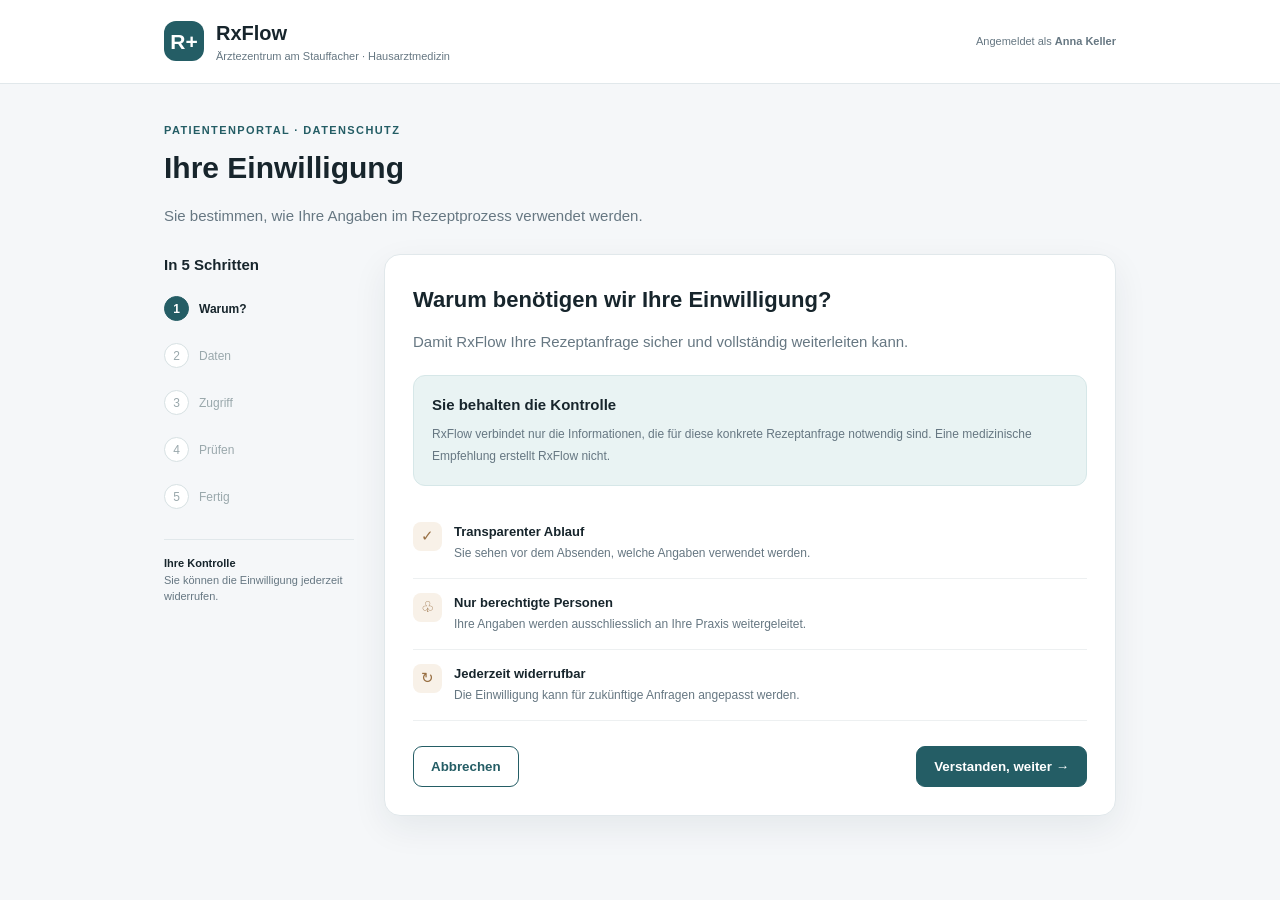
<file: consent-flow.html>
<!doctype html><html lang="de"><head><meta charset="utf-8"><meta name="viewport" content="width=device-width,initial-scale=1"><title>RxFlow – Einwilligungsablauf</title><style>:root{--bg:#f5f7f9;--ink:#17252c;--sub:#667782;--line:#e1e8eb;--blue:#245d65;--soft:#e9f3f3;--ok:#247454;--okbg:#edf8f1}*{box-sizing:border-box}body{margin:0;background:var(--bg);color:var(--ink);font:15px/1.5 Arial,sans-serif}header{background:#fff;border-bottom:1px solid var(--line)}.head,main{max-width:1000px;margin:auto}.head{padding:18px 24px;display:flex;justify-content:space-between;align-items:center}.brand{display:flex;gap:12px;align-items:center}.mark{width:40px;height:40px;border-radius:12px;background:var(--blue);color:#fff;display:grid;place-items:center;font-size:21px;font-weight:bold}.brand b{font-size:20px}.brand small,.top{color:var(--sub);font-size:11px;display:block}main{padding:38px 24px}.eyebrow{color:var(--blue);font-size:11px;letter-spacing:1.4px;text-transform:uppercase;font-weight:bold}.intro h1{font-size:30px;margin:7px 0}.intro p,.lead{color:var(--sub)}.flow{display:grid;grid-template-columns:190px 1fr;gap:30px;margin-top:26px}.steps{display:flex;flex-direction:column;gap:22px;margin-top:20px}.step{color:#9aa8ac;font-size:12px;display:flex;gap:10px;align-items:center}.step i{font-style:normal;border:1px solid #d7e1e3;border-radius:50%;width:25px;height:25px;display:grid;place-items:center;background:#fff}.step.active,.step.done{color:var(--ink);font-weight:bold}.step.active i,.step.done i{background:var(--blue);border-color:var(--blue);color:#fff}.privacy{border-top:1px solid var(--line);margin-top:30px;padding-top:15px;color:var(--sub);font-size:11px}.privacy b{display:block;color:var(--ink)}.card{background:#fff;border:1px solid var(--line);border-radius:16px;padding:28px;box-shadow:0 12px 35px #13283412}.screen{display:none}.screen.active{display:block}.screen h2{font-size:22px;margin:0 0 8px}.hero{background:var(--soft);border:1px solid #d6e7e8;border-radius:12px;padding:18px;margin:22px 0}.hero b{display:block;margin-bottom:5px}.hero span,.item span,.choice p,.access small{color:var(--sub);font-size:12px}.item{display:flex;gap:12px;padding:14px 0;border-bottom:1px solid #edf0f1}.icon{width:29px;height:29px;border-radius:8px;background:#f8f1e8;color:#997044;display:grid;place-items:center;flex-shrink:0}.item b,.choice b,.access b{display:block;font-size:13px}.actions{display:flex;justify-content:space-between;gap:10px;margin-top:25px}.btn,.back{border-radius:9px;padding:12px 17px;border:1px solid var(--blue);font-weight:bold;cursor:pointer}.btn{background:var(--blue);color:#fff}.back{background:#fff;color:var(--blue)}.choice,.access{display:flex;justify-content:space-between;align-items:center;gap:12px;border:1px solid var(--line);border-radius:10px;padding:14px;margin:10px 0}.toggle{width:38px;height:22px;border:0;border-radius:20px;background:#ccd7d9;position:relative}.toggle:after{content:"";position:absolute;left:3px;top:3px;width:16px;height:16px;border-radius:50%;background:#fff}.toggle.on{background:var(--blue)}.toggle.on:after{left:19px}.choice p{margin:3px 0}.tag{background:var(--okbg);color:var(--ok);border-radius:6px;padding:4px 7px;font-size:10px;font-weight:bold}.review{border:1px solid var(--line);border-radius:10px;overflow:hidden;margin-top:18px}.review strong{display:block;background:var(--soft);padding:12px;font-size:12px}.review div{display:flex;justify-content:space-between;gap:15px;padding:11px 12px;border-top:1px solid var(--line);font-size:12px}.review span{color:var(--sub);text-align:right}.consent{background:var(--soft);border:1px solid #cadfe0;border-radius:10px;margin-top:16px;padding:13px;font-size:12px}.consent input{accent-color:var(--blue)}.success{text-align:center}.successmark{margin:5px auto 15px;width:60px;height:60px;border-radius:50%;background:var(--okbg);color:var(--ok);display:grid;place-items:center;font-size:32px}.audit{text-align:left;max-width:420px;margin:22px auto}.audit div{padding:10px 0;border-bottom:1px solid var(--line);font-size:12px}.audit small{display:block;color:var(--sub)}@media(max-width:700px){main{padding:26px 16px}.head{padding:15px 16px}.top{display:none}.flow{display:block}.steps{flex-direction:row;justify-content:space-between}.step{display:block;text-align:center;font-size:10px}.step i{margin:auto}.privacy{display:none}.card{padding:20px}.actions{flex-direction:column-reverse}.btn,.back{width:100%}.review div{display:block}.review span{display:block;text-align:left;margin-top:3px}}</style></head><body><header><div class="head"><div class="brand"><div class="mark">R+</div><div><b>RxFlow</b><small>Ärztezentrum am Stauffacher · Hausarztmedizin</small></div></div><div class="top">Angemeldet als <b>Anna Keller</b></div></div></header><main><div class="intro"><div class="eyebrow">Patientenportal · Datenschutz</div><h1>Ihre Einwilligung</h1><p>Sie bestimmen, wie Ihre Angaben im Rezeptprozess verwendet werden.</p></div><div class="flow"><aside><b>In 5 Schritten</b><div class="steps"><div class="step active"><i>1</i>Warum?</div><div class="step"><i>2</i>Daten</div><div class="step"><i>3</i>Zugriff</div><div class="step"><i>4</i>Prüfen</div><div class="step"><i>5</i>Fertig</div></div><div class="privacy"><b>Ihre Kontrolle</b>Sie können die Einwilligung jederzeit widerrufen.</div></aside><section class="card"><div class="screen active"><h2>Warum benötigen wir Ihre Einwilligung?</h2><p class="lead">Damit RxFlow Ihre Rezeptanfrage sicher und vollständig weiterleiten kann.</p><div class="hero"><b>Sie behalten die Kontrolle</b><span>RxFlow verbindet nur die Informationen, die für diese konkrete Rezeptanfrage notwendig sind. Eine medizinische Empfehlung erstellt RxFlow nicht.</span></div><div class="item"><div class="icon">✓</div><div><b>Transparenter Ablauf</b><span>Sie sehen vor dem Absenden, welche Angaben verwendet werden.</span></div></div><div class="item"><div class="icon">♧</div><div><b>Nur berechtigte Personen</b><span>Ihre Angaben werden ausschliesslich an Ihre Praxis weitergeleitet.</span></div></div><div class="item"><div class="icon">↻</div><div><b>Jederzeit widerrufbar</b><span>Die Einwilligung kann für zukünftige Anfragen angepasst werden.</span></div></div><div class="actions"><button class="back" data-reset>Abbrechen</button><button class="btn" data-next>Verstanden, weiter →</button></div></div><div class="screen"><h2>Welche Angaben dürfen verwendet werden?</h2><p class="lead">Notwendige Angaben sind vorausgewählt. Optionale Angaben können Sie ausschalten.</p><div class="choice"><div><b>Medikament und Dosierung</b><p>Für die eindeutige Zuordnung der Anfrage.<br><small>ERFORDERLICH</small></p></div><button class="toggle on" disabled></button></div><div class="choice"><div><b>Neue Symptome</b><p>Freiwillige Angabe für die ärztliche Prüfung.</p></div><button class="toggle on" data-toggle></button></div><div class="choice"><div><b>Externe Arztberichte</b><p>Nur bei zwischenzeitlicher Behandlung.</p></div><button class="toggle on" data-toggle></button></div><div class="actions"><button class="back" data-back>← Zurück</button><button class="btn" data-next>Weiter →</button></div></div><div class="screen"><h2>Wer darf Ihre Angaben sehen?</h2><p class="lead">Die Zugriffsrechte sind auf am Prozess beteiligte Personen beschränkt.</p><div class="access"><div><b>Medizinische Praxisassistent:innen</b><small>Koordination, Berichte und Zustellung</small></div><span class="tag">Vorgesehen</span></div><div class="access"><div><b>Ärztin oder Arzt Ihrer Praxis</b><small>Medizinische Prüfung und Freigabe</small></div><span class="tag">Erforderlich</span></div><div class="access"><div><b>Ausgewählte Apotheke</b><small>Nur bei direkter Rezeptzustellung</small></div><span class="tag">Optional</span></div><div class="hero"><b>Keine Weitergabe zu Werbezwecken.</b><span>RxFlow nutzt Ihre Daten nur für die Rezeptanfrage und aktivierte Zwecke.</span></div><div class="actions"><button class="back" data-back>← Zurück</button><button class="btn" data-next>Weiter →</button></div></div><div class="screen"><h2>Ihre Auswahl im Überblick</h2><p class="lead">Bitte prüfen Sie Ihre Einwilligung vor der Bestätigung.</p><div class="review"><strong>EINWILLIGUNG FÜR REZEPTANFRAGE</strong><div><b>Verwendungszweck</b><span>Bearbeitung der Rezeptanfrage</span></div><div><b>Angaben</b><span>Medikament · Symptome · Arztberichte</span></div><div><b>Zugriff</b><span>MPA · Ärztliche Praxis</span></div><div><b>Gültigkeit</b><span>Bis zum Widerruf</span></div></div><label class="consent"><input type="checkbox" id="agree"> Ich habe die Datenschutzerklärung gelesen und willige in die beschriebene Bearbeitung meiner Angaben ein.</label><div class="actions"><button class="back" data-back>← Zurück</button><button class="btn" id="confirm" disabled>Einwilligung bestätigen</button></div></div><div class="screen success"><div class="successmark">✓</div><h2>Einwilligung gespeichert</h2><p class="lead">Ihre Auswahl wurde sicher protokolliert. Sie können jetzt mit der Rezeptanfrage fortfahren.</p><div class="audit"><div><b>Einwilligung erteilt</b><small>Heute, 10:42 · Version 1.2</small></div><div><b>Gültig für</b><small>Rezeptanfrage und medizinische Prüfung</small></div><div><b>Ihre Kontrolle</b><small>Widerruf jederzeit im Profil möglich</small></div></div><button class="btn" data-reset>Zur Rezeptanfrage</button></div></section></div></main><script>const screens=[...document.querySelectorAll('.screen')],steps=[...document.querySelectorAll('.step')];let n=0;function show(i){n=Math.max(0,Math.min(4,i));screens.forEach((s,j)=>s.classList.toggle('active',j===n));steps.forEach((s,j)=>{s.classList.toggle('active',j===n);s.classList.toggle('done',j<n)});document.querySelector('#confirm')?.toggleAttribute('disabled',!document.querySelector('#agree')?.checked)}document.querySelectorAll('[data-next]').forEach(b=>b.onclick=()=>show(n+1));document.querySelectorAll('[data-back]').forEach(b=>b.onclick=()=>show(n-1));document.querySelectorAll('[data-reset]').forEach(b=>b.onclick=()=>show(0));document.querySelectorAll('[data-toggle]').forEach(b=>b.onclick=()=>b.classList.toggle('on'));document.querySelector('#agree').onchange=e=>document.querySelector('#confirm').disabled=!e.target.checked;document.querySelector('#confirm').onclick=()=>show(4);</script></body></html>
</file>
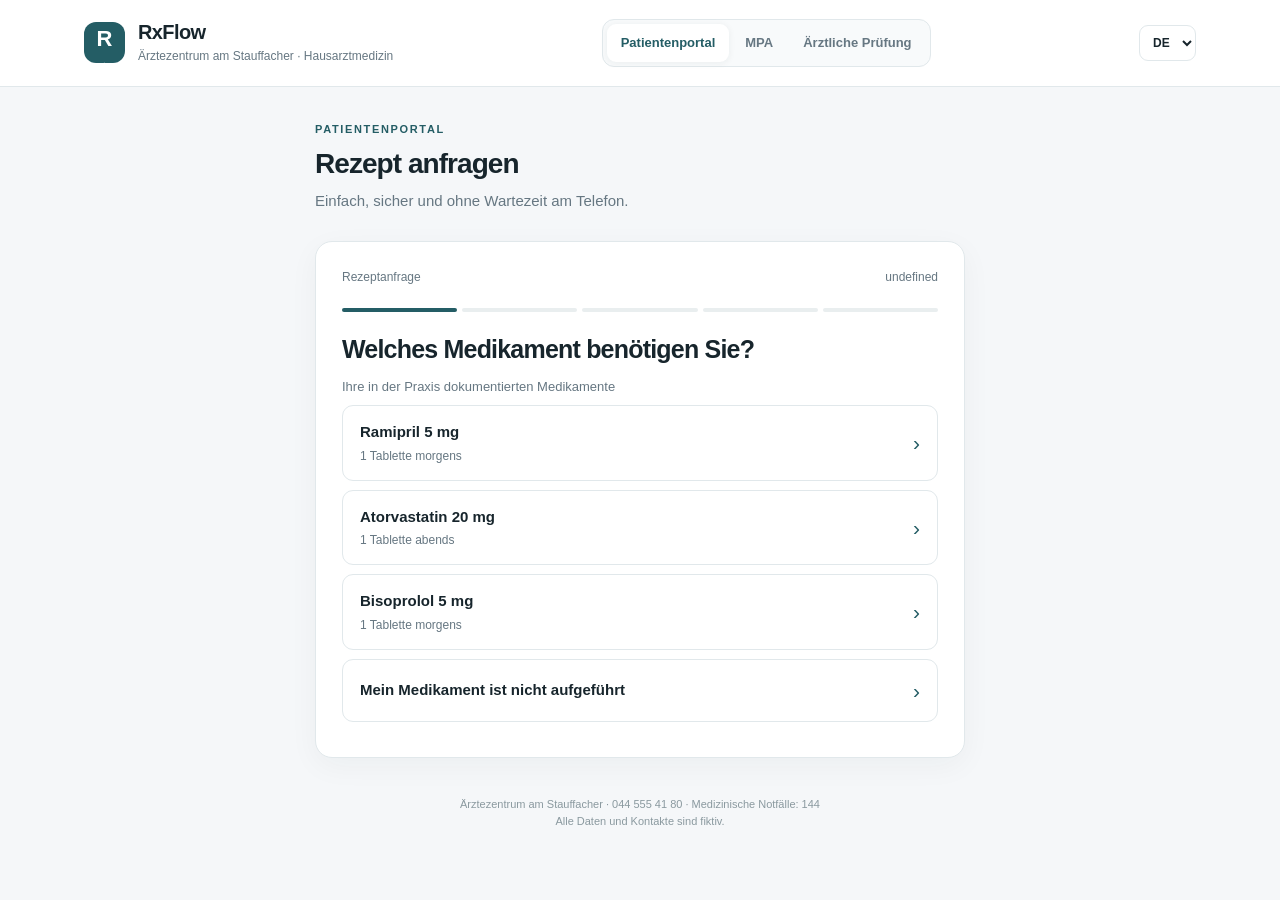
<file: Demo_RxFlow_Aerztezentrum_Stauffacher.html>
<!doctype html><html lang="de-CH"><head><meta charset="utf-8"><meta name="viewport" content="width=device-width,initial-scale=1"><title>RxFlow · Ärztezentrum am Stauffacher</title><style>
:root{--bg:#f5f7f9;--paper:#fff;--ink:#17252c;--sub:#667782;--line:#e1e8eb;--blue:#245d65;--blue2:#e9f3f3;--ok:#247454;--okbg:#edf8f1;--amber:#9e641b;--amberbg:#fff7e9;--red:#ae4645;--redbg:#fff0ef;--shadow:0 8px 30px rgba(19,40,52,.045)}*{box-sizing:border-box}body{margin:0;background:var(--bg);font:15px/1.5 Inter,-apple-system,BlinkMacSystemFont,"Segoe UI",Arial,sans-serif;color:var(--ink)}button,input,textarea,select{font:inherit}button{cursor:pointer}button:disabled{cursor:not-allowed;opacity:.45}header{background:white;border-bottom:1px solid var(--line)}.head{max-width:1160px;margin:auto;display:flex;align-items:center;justify-content:space-between;padding:19px 24px;gap:16px}.brand{display:flex;gap:13px;align-items:center}.mark{background:var(--blue);width:41px;height:41px;border-radius:12px;color:white;display:grid;place-items:center;font-size:22px;font-weight:700}.brandname{font-size:20px;font-weight:780;letter-spacing:-.6px;line-height:1.1}.brandnote{color:var(--sub);font-size:12px;margin-top:4px}.nav{display:flex;border:1px solid var(--line);background:#f8fafb;padding:4px;border-radius:12px;gap:2px}.nav button{border:0;background:transparent;padding:9px 14px;color:var(--sub);border-radius:9px;font-weight:650;font-size:13px}.nav button.active{background:white;color:var(--blue);box-shadow:0 1px 7px #1c323310}main{max-width:1160px;margin:auto;padding:34px 24px 70px}.intro{display:flex;justify-content:space-between;align-items:flex-end;gap:20px;margin-bottom:23px}.eyebrow{text-transform:uppercase;letter-spacing:1.65px;font-size:11px;font-weight:780;color:var(--blue)}h1{font-size:28px;letter-spacing:-.95px;margin:6px 0 3px;font-weight:780}h2{font-size:21px;letter-spacing:-.5px;margin:0}h3{font-size:15px;margin:0 0 14px}p{margin:5px 0;color:var(--sub)}.small{font-size:12px;color:var(--sub)}.panel{background:var(--paper);border:1px solid var(--line);border-radius:17px;box-shadow:var(--shadow)}.pad{padding:26px}.patient{max-width:650px;margin:0 auto}.stephead{display:flex;justify-content:space-between;align-items:center;margin-bottom:22px;font-size:12px;color:var(--sub)}.progress{display:flex;gap:5px;margin-top:11px}.progress span{height:4px;background:#e9eeef;border-radius:20px;flex:1}.progress span.done{background:var(--blue)}.question{font-size:25px;letter-spacing:-.8px;line-height:1.24;font-weight:750;margin:22px 0 12px}.opt{width:100%;background:white;border:1px solid var(--line);border-radius:11px;padding:15px 17px;display:flex;justify-content:space-between;align-items:center;text-align:left;margin:9px 0;color:var(--ink);transition:.15s}.opt:hover,.opt.selected{border-color:#76a4a7;background:#f2f8f8}.opt .muted{color:var(--sub);display:block;font-size:12px;margin-top:3px}.symbol{color:var(--blue);font-size:21px}.actions{display:flex;justify-content:space-between;gap:10px;margin-top:24px}.btn{border:1px solid transparent;border-radius:10px;background:var(--blue);color:white;font-weight:680;padding:12px 18px;min-height:43px}.btn:hover{filter:brightness(.96)}.btn.ghost{background:#fff;color:var(--blue);border-color:var(--line)}.btn.success{background:var(--ok)}.btn.danger{background:var(--red)}.btn.tiny{padding:8px 12px;min-height:32px;font-size:12px}.hint{font-size:13px;color:var(--sub);margin-top:7px}.field{display:block;font-size:12px;font-weight:720;margin:13px 0 6px}.inp{width:100%;border:1px solid #d5e0e3;border-radius:9px;padding:12px 13px;outline:none;background:#fff}.inp:focus{border-color:#48858a;box-shadow:0 0 0 3px #48858a19}textarea.inp{min-height:100px;resize:vertical}.notice{border-radius:11px;padding:15px 17px;background:#f1f5f6;border:1px solid #e5ecee;margin-top:17px;font-size:13px}.notice.warn{background:var(--amberbg);border-color:#f1dfc6;color:#77501e}.notice.good{background:var(--okbg);border-color:#d6e9dd;color:#18593f}.notice.danger{background:var(--redbg);border-color:#f0d0ce;color:#843632}.two{display:grid;grid-template-columns:1fr 1fr;gap:15px}.four{display:grid;grid-template-columns:1fr 1fr;gap:14px}.stat{background:white;border:1px solid var(--line);border-radius:13px;padding:20px;min-height:195px}.stat h3{display:flex;align-items:center;gap:9px;margin:0 0 15px}.ico{width:27px;height:27px;border-radius:8px;background:var(--blue2);color:var(--blue);display:grid;place-items:center;font-size:15px}.line{display:flex;justify-content:space-between;align-items:flex-start;gap:10px;padding:8px 0;border-bottom:1px solid #edf0f1;font-size:13px}.line:last-child{border:0}.labrow{display:grid;grid-template-columns:minmax(0,1.25fr) auto auto;gap:8px;align-items:center;border-bottom:1px solid #edf0f1;padding:8px 0;font-size:11px}.labrow strong{white-space:nowrap}.lang{border:1px solid var(--line);border-radius:9px;background:white;color:var(--ink);font-weight:650;padding:9px;font-size:12px}.line strong{font-weight:650}.muted{color:var(--sub)}.tag{display:inline-block;font-size:11px;font-weight:750;padding:5px 9px;border-radius:7px;background:#edf2f3;color:#49626a;white-space:nowrap}.tag.warn{background:var(--amberbg);color:var(--amber)}.tag.red{background:var(--redbg);color:var(--red)}.tag.green{background:var(--okbg);color:var(--ok)}.stack{display:flex;flex-direction:column;gap:12px}.row{display:flex;justify-content:space-between;align-items:center;gap:12px}.dashgrid{display:grid;grid-template-columns:290px minmax(0,1fr);gap:18px;align-items:start}.queue{padding:12px}.queue-group-title{display:flex;align-items:center;justify-content:space-between;padding:13px 8px 8px;margin-top:6px;border-bottom:1px solid var(--line);font-size:13px}.queue-group-title:first-child{margin-top:0}.deliverybox{padding:18px;border:1px solid var(--line);border-radius:12px;margin:14px 0;background:#f9fbfb}.deliverybox h3{margin:6px 0 8px;font-size:18px}.queueitem{border:1px solid transparent;border-radius:10px;padding:13px;cursor:pointer;margin-bottom:6px}.queueitem:hover{background:#f5f8f9}.queueitem.active{background:#eaf3f3;border-color:#d6e7e7}.queueitem .row{align-items:start}.queueitem b{font-size:13px}.queueitem p{font-size:12px;margin:4px 0}.caseheader{display:flex;align-items:flex-start;justify-content:space-between;gap:14px;margin-bottom:15px}.medhero{border-radius:12px;background:#f5f8f9;padding:18px 19px;margin:12px 0 14px}.medhero b{font-size:20px;letter-spacing:-.4px}.medhero .small{display:block;margin-top:3px}.links{color:var(--blue);text-decoration:underline;text-underline-offset:3px;cursor:pointer;background:none;border:0;padding:0;font-size:12px;text-align:left}.taskbox{background:#f6f8f9;border:1px solid var(--line);border-radius:12px;padding:17px}.taskbox h3{margin-bottom:8px}.taskbox label{display:block;font-size:13px;padding:7px 0}.taskbox input[type=radio]{accent-color:var(--blue)}.emptystate{text-align:center;padding:42px 20px;color:var(--sub)}.emptystate b{display:block;color:var(--ink);margin-bottom:6px}.foot{font-size:11px;color:#8a999f;text-align:center;margin-top:38px}.pillrow{display:flex;gap:8px;flex-wrap:wrap}.hr{border-top:1px solid var(--line);margin:19px 0}.toptools{display:flex;gap:9px;align-items:center;flex-wrap:wrap}.hidden{display:none!important}.appicon{font-size:18px;color:var(--blue)}@media(max-width:850px){.head{flex-direction:column;align-items:stretch}.nav{justify-content:center}.nav button{flex:1}.dashgrid{grid-template-columns:1fr}.queue{max-height:240px;overflow:auto}.intro{align-items:flex-start;flex-direction:column}.four{grid-template-columns:1fr 1fr}}@media(max-width:560px){main{padding:24px 13px 55px}.head{padding:14px 13px}.pad{padding:20px 16px}.four,.two{grid-template-columns:1fr}.question{font-size:22px}.stat{min-height:0}.btn{font-size:13px;padding:11px 12px}.nav button{padding:10px 7px;font-size:12px}.caseheader{flex-direction:column}}
.visitcard{padding:17px;border:1px solid var(--line);background:#fff;border-radius:12px;margin:13px 0}.visitcard .choice{display:grid;grid-template-columns:1fr 1fr;gap:9px}.visitcard .choice .opt{margin:9px 0 7px;font-size:13px;padding:12px}.fileline{margin-top:10px;color:var(--ok);font-size:13px}.addvisit{width:100%;margin-top:6px}.wrap{flex-wrap:wrap}.visitcard .small{line-height:1.8;margin:9px 0}.visitcard .links{margin-top:8px}@media(max-width:520px){.visitcard .choice{grid-template-columns:1fr}.visitcard .choice .opt{margin:3px 0}}
</style></head><body><header><div class="head"><div class="brand"><div class="mark">R<span style="font-size:16px;font-weight:400">+</span></div><div><div class="brandname">RxFlow</div><div class="brandnote">Ärztezentrum am Stauffacher · Hausarztmedizin</div></div></div><nav class="nav"><button data-view="patient" class="active">Patientenportal</button><button data-view="mpa">MPA</button><button data-view="doctor">Ärztliche Prüfung</button></nav><select class="lang" id="langSelect" aria-label="Sprache" onchange="setLanguage(this.value)"><option value="DE">DE</option><option value="FR">FR</option><option value="EN">EN</option><option value="IT">IT</option></select></div></header><main id="app"></main><script>
'use strict';
const practice={name:'Ärztezentrum am Stauffacher',phone:'044 555 41 80'};
const meds=[{id:'ram',name:'Ramipril 5 mg',dose:'1 Tablette morgens',valid:false},{id:'ato',name:'Atorvastatin 20 mg',dose:'1 Tablette abends',valid:true},{id:'bis',name:'Bisoprolol 5 mg',dose:'1 Tablette morgens',valid:false}];
let requests=[],view='patient',step=0,selectedId=null,taskOpen=false;
let draft=emptyDraft();let uploads={};let language="DE";
function emptyDraft(){return {med:'',symptoms:null,symptomText:'',external:null,visits:[],delivery:'email',contactEmail:'anna.keller@beispiel.ch',contactAddress:'Lindenstrasse 18, 8003 Zürich',pharmacy:''}}
function newVisit(){return {id:uid(),mode:'request',doctor:'',specialty:'',address:'',reason:'',date:'',filename:'',fileReady:false,status:'new',pisName:''}}
const $=s=>document.querySelector(s);const esc=s=>String(s??'').replace(/[&<>"']/g,c=>({'&':'&amp;','<':'&lt;','>':'&gt;','"':'&quot;',"'":'&#39;'}[c]));
const uid=()=>Math.random().toString(36).slice(2,9);const today=()=>new Date().toLocaleDateString('de-CH');
function nav(v){view=v;taskOpen=false;document.querySelectorAll('[data-view]').forEach(x=>x.classList.toggle('active',x.dataset.view===v));render()}
document.querySelectorAll('[data-view]').forEach(b=>b.addEventListener('click',()=>nav(b.dataset.view)));
function reset(){draft=emptyDraft();step=0;render()}
function selectMed(m){draft.med=m;if(m==='other'){step=5}else if(meds.find(x=>x.id===m)?.valid){step=4}else{step=1}render()}
function next(){
 if(step===1){if(draft.symptoms===null)return alert('Bitte wählen Sie Ja oder Nein.');if(draft.symptoms===true&&!draft.symptomText.trim())return alert('Bitte beschreiben Sie Ihre Beschwerden kurz.');step=2}
 else if(step===2){if(draft.external===null)return alert('Bitte wählen Sie Ja oder Nein.');if(draft.external&&!draft.visits.length)draft.visits.push(newVisit());step=draft.external?3:6}
 else if(step===3){for(const v of draft.visits){if(v.mode==='request'&&(!v.doctor.trim()||!v.specialty.trim()||!v.address.trim()||!v.reason.trim()||!v.date))return alert('Bitte die Angaben zur externen Behandlung ergänzen.');if(v.mode==='upload'&&!v.fileReady)return alert('Bitte einen Bericht als Datei auswählen.')}step=6}
 else if(step===6){if(draft.delivery==='email'&&!/^\S+@\S+\.\S+$/.test(draft.contactEmail.trim()))return alert('Bitte eine gültige E-Mail-Adresse angeben.');if(draft.delivery==='post'&&!draft.contactAddress.trim())return alert('Bitte die Postadresse angeben.');if(draft.delivery==='pharmacy'&&!draft.pharmacy.trim())return alert('Bitte geben Sie die Apotheke an.');step=8}
 else if(step===8){submit();return}render()
}
function back(){if(step===8)step=6;else if(step===3)step=2;else if(step===6)step=draft.external?3:2;else step=Math.max(0,step-1);render()}
function submit(){const m=meds.find(x=>x.id===draft.med);if(!m)return;
const visits=draft.external?draft.visits.map(v=>({...v,status:'new'})):[];
const r={id:uid(),name:'Anna Keller',age:68,med:m.name,dose:m.dose,symptoms:draft.symptoms,symptomText:draft.symptomText.trim(),external:draft.external,visits,status:draft.external?'mpa':'doctor',report:draft.external?'MPA-Prüfung':'nicht erforderlich',comment:'',created:today(),signed:false,task:null,delivery:draft.delivery,contact:draft.delivery==='email'?draft.contactEmail:draft.delivery==='post'?draft.contactAddress:draft.pharmacy.trim(),taskHistory:[]};
requests.unshift(r);selectedId=r.id;step=7;render()}
function frame(title,subtitle,inner,stepN){return `<div class="patient"><div class="intro"><div><div class="eyebrow">Patientenportal</div><h1>${title}</h1><p>${subtitle||''}</p></div></div><div class="panel pad"><div class="stephead"><span>Rezeptanfrage</span><span>${stepN ? 'Schritt '+stepN+' von 5' : 'Ärztezentrum am Stauffacher'}</span></div>${stepN?`<div class="progress">${[1,2,3,4,5].map(i=>`<span class="${i<=stepN?'done':''}"></span>`).join('')}</div>`:''}${inner}</div><div class="foot">Ärztezentrum am Stauffacher · ${practice.phone} · Medizinische Notfälle: 144<br>Alle Daten und Kontakte sind fiktiv.</div></div>`}
function addVisit(){draft.visits.push(newVisit());render()}
function removeVisit(id){draft.visits=draft.visits.filter(v=>v.id!==id);if(!draft.visits.length)draft.visits.push(newVisit());render()}
function updateVisit(id,key,val){const v=draft.visits.find(v=>v.id===id);if(v)v[key]=val}
function visitMode(id,mode){const v=draft.visits.find(v=>v.id===id);v.mode=mode;render()}
function acceptFile(id,input){const file=input.files?.[0];if(!file)return;const v=draft.visits.find(v=>v.id===id);v.fileReady=true;v.filename=file.name;v.pisName=file.name;uploads[id]=file;render()}
function visitSummary(v){return v.mode==='upload'?'Bericht beigefügt: '+v.filename:[v.doctor,v.specialty,v.address,v.date,v.reason].filter(Boolean).join(' · ')}
function visitForm(v,i){return `<div class="visitcard"><div class="row"><b>Externe Behandlung ${i+1}</b>${draft.visits.length>1?`<button class="links" onclick="removeVisit('${v.id}')">Entfernen</button>`:''}</div><div class="choice"><button class="opt ${v.mode==='upload'?'selected':''}" onclick="visitMode('${v.id}','upload')"><b>Bericht hochladen</b><span class="symbol">${v.mode==='upload'?'✓':'○'}</span></button><button class="opt ${v.mode==='request'?'selected':''}" onclick="visitMode('${v.id}','request')"><b>Bericht durch Praxis anfordern</b><span class="symbol">${v.mode==='request'?'✓':'○'}</span></button></div>${v.mode==='upload'?`<label class="field">Bericht auswählen (PDF oder Bild)</label><input class="inp" type="file" accept=".pdf,image/*" onchange="acceptFile('${v.id}',this)">${v.fileReady?`<div class="fileline">✓ ${esc(v.filename)} · Für die Praxis vorbereitet</div>`:''}`:`<label class="field">Name der Ärztin / des Arztes oder Praxis</label><input class="inp" value="${esc(v.doctor)}" oninput="updateVisit('${v.id}','doctor',this.value)" placeholder="z. B. Dr. Lea Sommer"><label class="field">Fachrichtung</label><input class="inp" value="${esc(v.specialty)}" oninput="updateVisit('${v.id}','specialty',this.value)" placeholder="z. B. Kardiologie"><label class="field">Adresse</label><input class="inp" value="${esc(v.address)}" oninput="updateVisit('${v.id}','address',this.value)" placeholder="Strasse, PLZ und Ort"><label class="field">Grund der Behandlung</label><input class="inp" value="${esc(v.reason)}" oninput="updateVisit('${v.id}','reason',this.value)" placeholder="z. B. Verlaufskontrolle"><label class="field">Behandlungsdatum (ungefähr)</label><input class="inp" type="date" value="${esc(v.date)}" oninput="updateVisit('${v.id}','date',this.value)">`}</div>`}
function patient(){const m=meds.find(x=>x.id===draft.med);if(step===0)return frame('Rezept anfragen','Einfach, sicher und ohne Wartezeit am Telefon.',`<div class="question">Welches Medikament benötigen Sie?</div><p class="hint">Ihre in der Praxis dokumentierten Medikamente</p>${meds.map(x=>`<button class="opt" onclick="selectMed('${x.id}')"><span><b>${esc(x.name)}</b><span class="muted">${esc(x.dose)}</span></span><span class="symbol">›</span></button>`).join('')}<button class="opt" onclick="selectMed('other')"><span><b>Mein Medikament ist nicht aufgeführt</b></span><span class="symbol">›</span></button>`,'1');
if(step===4)return frame('Bereits ein gültiges Rezept','',`<div class="notice good"><b>${esc(m.name)}</b><br>Gemäss unserem Praxissystem ist für dieses Medikament noch ein gültiges Rezept vorhanden.</div><p style="margin-top:17px">Bitte kontaktieren Sie Ihre Apotheke, um zu prüfen, ob noch Bezüge möglich sind. Bei Fragen erreichen Sie unsere Praxis unter <b>${practice.phone}</b>.</p><div class="actions"><button class="btn ghost" onclick="reset()">Anderes Medikament wählen</button></div>`);
if(step===5)return frame('Neues Medikament','',`<div class="question">Dieses Medikament ist nicht in Ihrer Liste.</div><p>Bitte kontaktieren Sie unsere Praxis telefonisch, damit wir die neue Medikation gemeinsam klären können.</p><div class="notice"><b>Ärztezentrum am Stauffacher</b><br>${practice.phone}</div><div class="actions"><button class="btn ghost" onclick="reset()">Zurück zur Auswahl</button></div>`);
if(step===1)return frame('Rezept anfragen',esc(m.name),`<div class="question">Möchten Sie den Arzt über neu aufgetretene Symptome informieren?</div><button class="opt ${draft.symptoms===false?'selected':''}" onclick="draft.symptoms=false;render()"><b>Nein</b><span class="symbol">${draft.symptoms===false?'✓':'○'}</span></button><button class="opt ${draft.symptoms===true?'selected':''}" onclick="draft.symptoms=true;render()"><b>Ja</b><span class="symbol">${draft.symptoms===true?'✓':'○'}</span></button>${draft.symptoms===true?`<label class="field">Beschreiben Sie Ihre Beschwerden kurz</label><textarea class="inp" id="symptomsInput" placeholder="Ihre Beschwerden ..." oninput="draft.symptomText=this.value">${esc(draft.symptomText)}</textarea>`:''}<div class="notice">Diese Anfrage ist kein Notfallkanal. Bei dringenden medizinischen Beschwerden kontaktieren Sie die Praxis direkt telefonisch. In lebensbedrohlichen Notfällen wählen Sie <b>144</b>.</div><div class="actions"><button class="btn ghost" onclick="back()">Zurück</button><button class="btn" onclick="next()">Weiter</button></div>`,'2');
if(step===2)return frame('Rezept anfragen',esc(m.name),`<div class="question">Waren Sie seit der letzten Rezeptausstellung am 12.08.2026 bei einem anderen Arzt oder im Spital in Behandlung?</div><button class="opt ${draft.external===false?'selected':''}" onclick="draft.external=false;render()"><b>Nein</b><span class="symbol">${draft.external===false?'✓':'○'}</span></button><button class="opt ${draft.external===true?'selected':''}" onclick="draft.external=true;render()"><b>Ja</b><span class="symbol">${draft.external===true?'✓':'○'}</span></button><div class="actions"><button class="btn ghost" onclick="back()">Zurück</button><button class="btn" onclick="next()">Weiter</button></div>`,'3');
if(step===3)return frame('Externe Behandlung','Berichte einreichen oder anfordern lassen',`${draft.visits.map(visitForm).join('')}<button class="btn ghost addvisit" onclick="addVisit()">+ Weitere Behandlung hinzufügen</button><div class="actions"><button class="btn ghost" onclick="back()">Zurück</button><button class="btn" onclick="next()">Weiter</button></div>`,'3');
if(step===6)return frame('Rezeptzustellung','',`<div class="question">Wie möchten Sie Ihr Rezept erhalten?</div><button class="opt ${draft.delivery==='email'?'selected':''}" onclick="draft.delivery='email';render()"><b>Per E-Mail</b><span class="symbol">${draft.delivery==='email'?'✓':'○'}</span></button><button class="opt ${draft.delivery==='post'?'selected':''}" onclick="draft.delivery='post';render()"><b>Per Post</b><span class="symbol">${draft.delivery==='post'?'✓':'○'}</span></button><button class="opt ${draft.delivery==='pharmacy'?'selected':''}" onclick="draft.delivery='pharmacy';render()"><b>Direkt an meine Apotheke</b><span class="symbol">${draft.delivery==='pharmacy'?'✓':'○'}</span></button>${draft.delivery==='email'?`<label class="field">Hinterlegte E-Mail-Adresse prüfen</label><input class="inp" type="email" value="${esc(draft.contactEmail)}" oninput="draft.contactEmail=this.value"><p class="hint">Bitte bestätigen oder korrigieren Sie Ihre E-Mail-Adresse.</p>`:draft.delivery==='post'?`<label class="field">Hinterlegte Postadresse prüfen</label><textarea class="inp" style="min-height:75px" oninput="draft.contactAddress=this.value">${esc(draft.contactAddress)}</textarea><p class="hint">Bitte bestätigen oder korrigieren Sie Ihre Postadresse.</p>`:`<label class="field">Name und Ort Ihrer Apotheke</label><input class="inp" value="${esc(draft.pharmacy)}" oninput="draft.pharmacy=this.value" placeholder="z. B. Apotheke Stauffacher, Zürich"><p class="hint">Bitte geben Sie Ihre gewünschte Apotheke an.</p>`}<div class="actions"><button class="btn ghost" onclick="back()">Zurück</button><button class="btn" onclick="next()">Weiter</button></div>`,'4');
if(step===8)return frame('Anfrage abschliessen','',`<div class="question">Ihre Angaben im Überblick</div><div class="line"><span class="muted">Medikament</span><strong>${esc(m.name)}</strong></div><div class="line"><span class="muted">Neue Beschwerden</span><strong>${draft.symptoms?'Ja':'Nein'}</strong></div>${draft.symptoms?`<p class="hint">${esc(draft.symptomText)}</p>`:''}<div class="line"><span class="muted">Externe Behandlung</span><strong>${draft.external?'Ja · '+draft.visits.length:'Nein'}</strong></div>${draft.external?draft.visits.map((v,i)=>`<p class="hint"><b>Behandlung ${i+1}:</b> ${esc(visitSummary(v))}</p>`).join(''):''}<div class="line"><span class="muted">Rezeptzustellung</span><strong>${draft.delivery==='email'?'Per E-Mail':draft.delivery==='post'?'Per Post':'Direkt an Apotheke'}</strong></div><p class="hint">${esc(draft.delivery==='email'?draft.contactEmail:draft.delivery==='post'?draft.contactAddress:draft.pharmacy)}</p><div class="actions"><button class="btn ghost" onclick="back()">Zurück</button><button class="btn" onclick="submit()">Rezept anfragen</button></div><p class="hint">Die Ausstellung erfolgt nach ärztlicher Prüfung.</p>`,'5');
if(step===7)return frame('Anfrage eingegangen','Vielen Dank. Wir haben Ihre Anfrage erhalten.',`<div class="notice good"><b>Ihre Anfrage wurde übermittelt.</b><br>Unser Praxisteam bearbeitet diese und meldet sich bei Ihnen.</div><div class="actions"><button class="btn" onclick="reset()">Weitere Anfrage starten</button></div>`);
}
function badge(r){return r.status==='mpa'?'<span class="tag warn">MPA prüft Berichte</span>':r.status==='waiting'?'<span class="tag warn">Bericht angefordert · wartet</span>':r.status==='doctor'?'<span class="tag">Ärztliche Prüfung</span>':r.status==='fulfill'?'<span class="tag green">Rezept bereitstellen</span>':r.status==='finished'?'<span class="tag green">Abgeschlossen</span>':'<span class="tag warn">Weitere Abklärung</span>'}
function caseList(filter){const items=requests.filter(r=>filter==='all'||(filter==='mpa'?(r.status==='mpa'||r.status==='waiting'||r.status==='fulfill'||r.status==='followup'):r.status==='doctor'));return `<div class="panel queue"><div style="padding:7px 7px 12px"><b>Anfragen</b><div class="small">${items.length} Vorgänge</div></div>${items.length?items.map(r=>`<div class="queueitem ${selectedId===r.id?'active':''}" onclick="selectedId='${r.id}';taskOpen=false;render()"><div class="row"><b>${esc(r.name)}</b>${badge(r)}</div><p>${esc(r.med)}</p><div class="small">${esc(r.created)}</div></div>`).join(''):`<div class="emptystate"><b>Keine offenen Vorgänge</b><div>Starten Sie eine Anfrage im Patientenportal.</div></div>`}</div>`}
function demoData(){if(requests.length)return;const a={name:'Anna Keller',age:68,created:today(),signed:false,task:null,comment:'',dose:'1 Tablette morgens'};
const v1={...newVisit(),mode:'request',doctor:'Dr. Lea Sommer',specialty:'Kardiologie',address:'Sonnenrainstrasse 14, 8008 Zürich',reason:'Verlaufskontrolle',date:'2026-10-15'};
const v2={...newVisit(),mode:'upload',filename:'Kardiologiebericht_Oktober.pdf',pisName:'Kardiologiebericht_Oktober.pdf',fileReady:true};
requests=[{...a,delivery:'email',contact:'anna.keller@beispiel.ch',taskHistory:[],id:uid(),med:'Ramipril 5 mg',symptoms:true,symptomText:'Manchmal Schwindel beim Aufstehen.',external:true,visits:[v1,v2],status:'mpa',report:'MPA-Prüfung'},{...a,delivery:'post',contact:'Lindenstrasse 18, 8003 Zürich',taskHistory:[],id:uid(),med:'Bisoprolol 5 mg',symptoms:false,symptomText:'',external:false,visits:[],status:'doctor',report:'nicht erforderlich'}];selectedId=requests[0].id;render()}
function staffIntro(title,desc){return `<div class="intro"><div><div class="eyebrow">Ärztezentrum am Stauffacher</div><h1>${title}</h1><p>${desc}</p></div><div class="toptools"><button class="btn ghost tiny" onclick="demoData()">Beispielfälle laden</button><button class="btn ghost tiny" onclick="clearData()">Zurücksetzen</button></div></div>`}
function clearData(){requests=[];selectedId=null;render()}
function staffSelected(filter){let items=requests.filter(r=>filter==='mpa'?(r.status==='mpa'||r.status==='waiting'||r.status==='fulfill'||r.status==='followup'):r.status==='doctor');let found=items.find(r=>r.id===selectedId)||items[0];if(found)selectedId=found.id;return found}
function mpa(){const eligible=requests.filter(r=>['mpa','waiting','fulfill','followup'].includes(r.status));const inDoctor=requests.filter(r=>r.status==='doctor');const all=[...eligible,...inDoctor];const r=all.find(x=>x.id===selectedId)||all[0];if(r)selectedId=r.id;
 const groups=`<div class="panel queue"><div class="queue-group-title"><b>Bearbeitung durch MPA</b><span class="tag">${eligible.length}</span></div>${queueRows(eligible)}<div class="queue-group-title"><b>Beim Arzt</b><span class="tag">${inDoctor.length}</span></div>${queueRows(inDoctor)}</div>`;
 return staffIntro('MPA · Gesamtübersicht','Alle offenen Anfragen und ihre aktuelle Zuständigkeit.')+`<div class="dashgrid">${groups}<div>${r?(r.status==='doctor'?mpaReadOnly(r):mpaCase(r)):`<div class="panel emptystate"><b>Keine offenen Anfragen</b><p>Neue Anfragen erscheinen automatisch hier.</p></div>`}</div></div><div class="foot">Ärztezentrum am Stauffacher · Fiktive Patientendaten</div>`}
function queueRows(items){return items.length?items.map(r=>`<div class="queueitem ${selectedId===r.id?'active':''}" onclick="selectedId='${r.id}';taskOpen=false;render()"><div class="row"><b>${esc(r.name)}</b>${badge(r)}</div><p>${esc(r.med)}</p><div class="small">${esc(r.created)}</div></div>`).join(''):`<div class="small" style="padding:12px">Keine Anfragen in dieser Rubrik</div>`}
function mpaReadOnly(r){return `<div class="panel pad"><div class="caseheader"><div><h2>${esc(r.name)} · ${r.age} Jahre</h2><div class="small">${esc(r.med)} · ${esc(r.created)}</div></div>${badge(r)}</div><div class="notice"><b>Beim Arzt zur Prüfung</b><br>Die Anfrage ist aktuell der ärztlichen Prüfung zugeteilt. Für die MPA sind momentan keine Arbeitsschritte offen.</div>${r.comment?`<div class="notice">${esc(r.comment)}</div>`:''}</div>`}
function mpaCase(r){return `<div class="panel pad"><div class="caseheader"><div><h2>${esc(r.name)} · ${r.age} Jahre</h2><div class="small">${esc(r.med)} · ${esc(r.created)}</div></div>${badge(r)}</div>${r.status==='mpa'||r.status==='waiting'?`<div class="notice ${r.status==='waiting'?'warn':''}"><b>Externe Behandlungen · ${r.visits.length} Eintrag/Einträge</b><br>Alle Berichte prüfen und im PIS zuordnen. Erst nach Abschluss an den Arzt weiterleiten.</div>${r.visits.map((v,i)=>mpaVisit(r,v,i)).join('')}<div class="actions"><button class="btn" ${r.visits.every(v=>v.status==='done')?'':'disabled'} onclick="forward('${r.id}')">An Arzt weiterleiten</button></div>`:r.status==='followup'?`<div class="taskbox"><h3>Ärztlicher Auftrag</h3><p>${esc(r.task?.label||'Weitere Abklärung')}</p>${r.task?.params?`<p class="small">Angaben: ${esc(r.task.params)}</p>`:''}</div><label class="field">Rückfrage (falls erforderlich)</label><textarea id="mpaQuestion" class="inp" placeholder="Ihre Rückfrage an den Arzt …"></textarea><div class="actions"><button class="btn success" onclick="taskCompleted('${r.id}')">Erledigt</button><button class="btn ghost" onclick="taskQuestion('${r.id}')">Rückfrage an Arzt</button></div>`:r.status==='fulfill'?`<div class="notice good"><b>Ärztliche Verordnung bestätigt</b><br>Bitte das im PIS signierte Rezept gemäss Patientenwunsch bereitstellen.</div><div class="deliverybox"><div class="small">GEWÜNSCHTE REZEPTZUSTELLUNG</div><h3>${r.delivery==='email'?'Per E-Mail':r.delivery==='post'?'Per Post':'Direkt an Apotheke'}</h3><div>${esc(r.contact||'Nicht angegeben')}</div><p class="small">Zustellangaben vom Patienten bestätigt. Sicheren Versandweg prüfen.</p></div><div class="actions"><button class="btn success" onclick="finish('${r.id}')">Bereitstellung abschliessen</button></div>`:''}${r.comment?`<div class="notice"><b>Hinweis</b><br>${esc(r.comment)}</div>`:''}</div>`}
function mpaVisit(r,v,i){return `<div class="visitcard"><div class="row"><b>Behandlung ${i+1}</b><span class="tag ${v.status==='done'?'green':v.status==='requested'?'warn':''}">${v.status==='done'?'Im PIS zugeordnet':v.status==='requested'?'Bericht angefordert':'Offen'}</span></div>${v.mode==='request'?`<div class="small">${esc(v.doctor)} · ${esc(v.specialty)}<br>${esc(v.address)}<br>${esc(v.date)} · ${esc(v.reason)}</div><button class="links" onclick="pisLink('Dokumentenablage von ${esc(r.name)}')">Dokumentenablage im PIS öffnen</button>${v.status==='new'?`<div class="actions wrap"><button class="btn ghost" onclick="markExisting('${r.id}','${v.id}')">Bericht bereits im PIS</button><button class="btn" onclick="markRequested('${r.id}','${v.id}')">Bericht angefordert</button></div>`:''}${v.status==='requested'?`<div class="notice warn"><b>Warten auf Bericht</b><br>Die Bearbeitung ist pausiert. Sobald der Bericht eintrifft, im PIS zuordnen.</div><div class="actions"><button class="btn ghost" onclick="markExisting('${r.id}','${v.id}')">Bericht eingetroffen · im PIS zuordnen</button></div>`:''}`:`<div class="small">Vom Patienten beigefügt: ${esc(v.filename||'Bericht')}</div>${v.status!=='done'?`<label class="field">Dateiname für die Ablage im PIS</label><input class="inp" value="${esc(v.pisName||v.filename)}" oninput="setPisName('${r.id}','${v.id}',this.value)"><div class="actions"><button class="btn" onclick="uploadPis('${r.id}','${v.id}')">Im PIS ablegen · an Arzt vorbereiten</button></div>`:`<div class="notice good">Datei zur PIS-Ablage bestätigt: ${esc(v.pisName)}</div>`}`}</div>`}
function getVisit(rid,vid){const r=requests.find(r=>r.id===rid);return {r,v:r?.visits.find(v=>v.id===vid)}}
function syncReportStatus(r){const done=r.visits.every(v=>v.status==='done');const waiting=r.visits.some(v=>v.status==='requested');r.status=done?'mpa':waiting?'waiting':'mpa';r.report=done?'alle zugeordnet':waiting?'Bericht angefordert':'MPA-Prüfung'}
function markExisting(rid,vid){const {r,v}=getVisit(rid,vid);if(!v)return;v.status='done';v.pisName=v.pisName||'Externer Bericht';syncReportStatus(r);render()}
function markRequested(rid,vid){const {r,v}=getVisit(rid,vid);if(!v)return;v.status='requested';syncReportStatus(r);render()}
function setPisName(rid,vid,name){const {v}=getVisit(rid,vid);if(v)v.pisName=name}
function uploadPis(rid,vid){const {r,v}=getVisit(rid,vid);if(!v?.pisName?.trim())return alert('Bitte einen Dateinamen angeben.');v.status='done';syncReportStatus(r);r.comment='MPA: Hochgeladene Datei «'+v.pisName+'» für die PIS-Ablage bestätigt (Simulation).';render()}
function reportFound(id){const r=requests.find(x=>x.id===id);r.report='vorhanden';r.status='doctor';r.comment='MPA: Externen Bericht im PIS geprüft und zugeordnet.';nav('doctor')}
function reportMissing(id){const r=requests.find(x=>x.id===id);r.report='angefordert';r.comment='MPA: Bericht bei '+r.doctor+' angefordert. Rückmeldung steht aus.';render()}
function forward(id){const r=requests.find(x=>x.id===id);if(!r?.visits.every(v=>v.status==='done'))return alert('Bitte zuerst alle Berichte prüfen oder zuordnen.');r.status='doctor';r.report='alle zugeordnet';r.comment='MPA: Alle externen Berichte geprüft und im PIS zugeordnet.';nav('doctor')}
function taskCompleted(id){const r=requests.find(x=>x.id===id);if(!r)return;r.taskHistory.push('Erledigt: '+(r.task?.label||'Aufgabe'));r.task=null;r.status='finished';r.comment='MPA: Auftrag abgeschlossen.';selectedId=null;render()}
function taskQuestion(id){const r=requests.find(x=>x.id===id);if(!r)return;const question=document.getElementById('mpaQuestion')?.value?.trim();if(!question)return alert('Bitte eine Rückfrage eingeben.');r.comment='MPA – Rückfrage an Arzt: '+question;r.taskHistory.push(r.comment);r.task=null;r.status='doctor';selectedId=r.id;nav('doctor')}
function finish(id){const r=requests.find(x=>x.id===id);r.status='finished';alert('Der Vorgang wurde als abgeschlossen markiert. Es wurde kein echtes Rezept erstellt.');render()}
function doctor(){const r=staffSelected('doctor');return staffIntro('Ärztliche Prüfung','Alle wichtigen Informationen auf einen Blick.')+`<div class="dashgrid">${caseList('doctor')}<div>${r?doctorCase(r):`<div class="panel emptystate"><b>Keine ärztlichen Prüfungen offen</b><p>Gesendete Anfragen ohne externe Behandlung erscheinen direkt hier.</p></div>`}</div></div><div class="foot">Ärztezentrum am Stauffacher · Medizinische Werte sind fiktiv. Keine automatische klinische Beurteilung.</div>`}
function doctorCase(r){return `<div class="panel pad"><div class="caseheader"><div><h2>${esc(r.name)} · ${r.age} Jahre</h2><div class="small">Rezeptanfrage · ${esc(r.created)}</div></div>${badge(r)}</div><div class="medhero"><div class="small">ANGEFORDERTES MEDIKAMENT</div><b>${esc(r.med)}</b><div class="small">${esc(r.dose)} · Kein gültiges Rezept im simulierten PIS</div></div>${r.symptoms?`<div class="notice warn" style="margin:0 0 16px"><b>Neue Symptome angegeben</b><br>${esc(r.symptomText)}<div class="small" style="margin-top:5px">Unveränderte Patientenangabe · ärztlich zu beurteilen</div></div>`:''}${r.external?`<div class="notice" style="margin:0 0 16px"><b>Externe Behandlung:</b> ${r.visits.map(v=>esc(v.doctor||v.filename||'Hochgeladener Bericht')).join(', ')}<br><span class="small">Berichtstatus: ${esc(r.report)}</span></div>`:''}<div class="four"><div class="stat"><h3><span class="ico">▦</span> Letzte Termine</h3><div class="line"><span>15.09.2026</span><span class="muted">Hausarztkontrolle</span></div><div class="line"><span>18.06.2026</span><span class="muted">Blutdruckkontrolle</span></div><button class="links" onclick="pisLink('Termine')">Alle Termine im PIS ansehen</button></div><div class="stat"><h3><span class="ico">⌁</span> Relevante Laborwerte</h3>${r.med.includes('Atorvastatin')?`<div class="labrow"><span>15.09.26 · LDL</span><strong>2,1 mmol/l</strong><span class="muted">Ref. &lt; 3,0</span></div><div class="labrow"><span>15.09.26 · ALT</span><strong>24 U/l</strong><span class="muted">Ref. 10–35</span></div>`:`<div class="labrow"><span>15.09.26 · Kreatinin</span><strong>82 µmol/l</strong><span class="muted">Ref. 45–90</span></div><div class="labrow"><span>15.09.26 · Kalium</span><strong>4,3 mmol/l</strong><span class="muted">Ref. 3,5–5,1</span></div><div class="labrow"><span>15.09.26 · eGFR</span><strong>72 ml/min/1,73 m²</strong><span class="muted">Ref. ≥ 60*</span></div>`}<div class="small" style="margin-top:8px">Beispiel-Referenzbereiche · *eGFR kontextabhängig</div><button class="links" onclick="pisLink('Laborbefund')">Befund im PIS öffnen</button></div><div class="stat"><h3><span class="ico">✚</span> Medikationsliste</h3><div class="line"><span>Ramipril 5 mg</span><span class="muted">morgens</span></div><div class="line"><span>Atorvastatin 20 mg</span><span class="muted">abends</span></div><div class="line"><span>Bisoprolol 5 mg</span><span class="muted">morgens</span></div><button class="links" onclick="pisLink('Medikationsliste')">Medikationsliste im PIS öffnen</button></div><div class="stat"><h3><span class="ico">▤</span> Letzte Berichte</h3>${r.external&&r.report==='alle zugeordnet'?`<div class="line"><span>Externer Bericht</span><span class="tag green">Zugeordnet</span></div><button class="links" onclick="pisLink('Externer Arztbericht')">Externen Bericht im PIS öffnen</button>`:r.external?`<div class="line"><span>Externer Bericht</span><span class="tag warn">${esc(r.report)}</span></div>`:''}<div class="line"><span>Hausarztbericht</span><span class="muted">15.09.2026</span></div><button class="links" onclick="pisLink('Arztberichte')">Dokumentenablage im PIS öffnen</button></div></div>${r.comment?`<div class="notice"><b>Letzte Bearbeitung</b><br>${esc(r.comment)}</div>`:''}<div class="hr"></div><h3>Ärztliche Entscheidung</h3><div class="two"><button class="btn success" onclick="approve('${r.id}')">Verordnung bestätigen</button><button class="btn ghost" onclick="taskOpen=!taskOpen;render()">Aufgabe an MPA</button></div>${taskOpen?taskForm(r):''}<p class="small" style="margin-top:11px">Die ärztliche Freigabe und Signatur erfolgen im realen PIS. RxFlow übernimmt anschliessend die administrative Weiterleitung.</p></div>`}
function taskForm(r){return `<div class="taskbox" style="margin-top:15px"><h3>Aufgabe erstellen</h3><label><input type="radio" name="task" value="blood" checked onchange="taskChoice()"> Termin für Blutentnahme vereinbaren</label><label><input type="radio" name="task" value="consult" onchange="taskChoice()"> Termin für Blutentnahme und Besprechung</label><label><input type="radio" name="task" value="custom" onchange="taskChoice()"> Eigene Aufgabe</label><label class="field" id="taskLabel">Gewünschte Laborparameter</label><textarea class="inp" id="taskParams" placeholder="z. B. Kreatinin, eGFR, Kalium"></textarea><div class="actions"><button class="btn ghost" onclick="taskOpen=false;render()">Abbrechen</button><button class="btn" onclick="sendTask('${r.id}')">An MPA senden</button></div></div>`}
function taskChoice(){const choice=document.querySelector('input[name=task]:checked')?.value;$('#taskLabel').textContent=choice==='custom'?'Aufgabenbeschreibung':'Gewünschte Laborparameter';$('#taskParams').placeholder=choice==='custom'?'Aufgabe für das Praxisteam beschreiben':'z. B. Kreatinin, eGFR, Kalium'}
function sendTask(id){const choice=document.querySelector('input[name=task]:checked')?.value;const params=$('#taskParams').value.trim();if(!params)return alert('Bitte geben Sie '+(choice==='custom'?'die Aufgabe':'die Laborparameter')+' an.');const r=requests.find(x=>x.id===id);const label=choice==='blood'?'Termin für Blutentnahme vereinbaren':choice==='consult'?'Termin für Blutentnahme und ärztliche Besprechung vereinbaren':'Eigene Aufgabe';r.task={label,params};r.status='followup';r.comment='Arzt: '+label;taskOpen=false;nav('mpa')}
function approve(id){const r=requests.find(x=>x.id===id);if(!confirm('Bestätigen, dass die Verordnung ärztlich im PIS geprüft und signiert wurde? (Simulation)'))return;r.signed=true;r.status='fulfill';r.comment='Arzt: Verordnung bestätigt. MPA soll das signierte Rezept bereitstellen.';nav('mpa')}
function pisLink(what){alert(what+': In der echten Anwendung öffnet sich der entsprechende Datensatz im PIS. Hier ist kein PIS verbunden.')}
function render(){if(view==='patient')$('#app').innerHTML=patient();else if(view==='mpa')$('#app').innerHTML=mpa();else $('#app').innerHTML=doctor();document.getElementById('langSelect').value=language;localize()};

const vocabulary = [
['Hausarztmedizin','Médecine de famille','Family medicine','Medicina di famiglia'],
['Patientenportal','Portail patients','Patient portal','Portale pazienti'],
['Ärztliche Prüfung','Évaluation médicale','Doctor review','Valutazione medica'],
['Rezept anfragen','Demander une ordonnance','Request a prescription','Richiedere una ricetta'],
['Rezeptanfrage','Demande d’ordonnance','Prescription request','Richiesta di ricetta'],
['Welches Medikament benötigen Sie?','De quel médicament avez-vous besoin ?','Which medication do you need?','Di quale medicinale ha bisogno?'],
['Einfach, sicher und ohne Wartezeit am Telefon.','Simple, sûr et sans attente au téléphone.','Simple and secure, without waiting on the phone.','Semplice e sicuro, senza attese telefoniche.'],
['Ihre in der Praxis dokumentierten Medikamente','Vos médicaments enregistrés au cabinet','Your medications on file','I medicinali registrati presso lo studio'],
['Mein Medikament ist nicht aufgeführt','Mon médicament ne figure pas dans la liste','My medication is not listed','Il mio farmaco non è nell’elenco'],
['Bereits ein gültiges Rezept','Ordonnance encore valable','Existing valid prescription','Ricetta ancora valida'],
['Gemäss unserem Praxissystem ist für dieses Medikament noch ein gültiges Rezept vorhanden.','Selon notre système, une ordonnance valable existe encore pour ce médicament.','Our practice records show an existing valid prescription for this medication.','Secondo il nostro sistema, esiste già una ricetta valida per questo medicinale.'],
['Bitte kontaktieren Sie Ihre Apotheke, um zu prüfen, ob noch Bezüge möglich sind. Bei Fragen erreichen Sie unsere Praxis unter','Veuillez contacter votre pharmacie pour vérifier les délivrances restantes. Pour toute question, appelez notre cabinet au','Please contact your pharmacy to check remaining refills. For questions, call our practice at','Contatti la farmacia per verificare le dispensazioni rimanenti. Per domande chiami il nostro studio al'],
['Anderes Medikament wählen','Choisir un autre médicament','Choose another medication','Scegliere un altro medicinale'],
['Neues Medikament','Nouveau médicament','New medication','Nuovo farmaco'],
['Dieses Medikament ist nicht in Ihrer Liste.','Ce médicament ne figure pas dans votre liste.','This medication is not on your list.','Questo medicinale non è nell’elenco.'],
['Bitte kontaktieren Sie unsere Praxis telefonisch, damit wir die neue Medikation gemeinsam klären können.','Veuillez appeler notre cabinet pour clarifier le nouveau traitement.','Please call our practice to discuss the new medication.','Chiami il nostro studio per chiarire la nuova terapia.'],
['Zurück zur Auswahl','Retour à la sélection','Back to selection','Torna alla selezione'],
['Möchten Sie den Arzt über neu aufgetretene Symptome informieren?','Avez-vous eu de nouveaux symptômes depuis votre dernière ordonnance ?','Have you experienced new symptoms since your last prescription?','Ha avuto nuovi sintomi dopo l’ultima ricetta?'],
['Nein','Non','No','No'],['Ja','Oui','Yes','Sì'],
['Beschreiben Sie Ihre Beschwerden kurz','Décrivez brièvement vos symptômes','Briefly describe your symptoms','Descriva brevemente i sintomi'],
['Ihre Beschwerden ...','Vos symptômes ...','Your symptoms ...','I suoi sintomi ...'],
['Diese Anfrage ist kein Notfallkanal. Bei dringenden medizinischen Beschwerden kontaktieren Sie die Praxis direkt telefonisch. In lebensbedrohlichen Notfällen wählen Sie','Ce formulaire ne convient pas aux urgences. Pour des symptômes urgents, appelez le cabinet. En cas d’urgence vitale, composez le','This form is not an emergency service. For urgent symptoms call the practice. For life-threatening emergencies dial','Questa richiesta non è un canale per emergenze. Per sintomi urgenti chiami lo studio. Per emergenze gravi chiami il'],
['Zurück','Retour','Back','Indietro'],['Weiter','Continuer','Continue','Continua'],
['Waren Sie seit der letzten Rezeptausstellung am 12.08.2026 bei einem anderen Arzt oder im Spital in Behandlung?','Avez-vous consulté un autre médecin ou été hospitalisé depuis l’ordonnance du 12.08.2026 ?','Have you seen another doctor or been treated in hospital since the prescription on 12.08.2026?','È stato visitato da un altro medico o in ospedale dopo la ricetta del 12.08.2026?'],
['Externe Behandlung','Consultation externe','External treatment','Visita esterna'],
['Berichte einreichen oder anfordern lassen','Transmettre des rapports ou demander leur obtention','Upload reports or request them','Caricare referti o richiederli'],
['Weitere Behandlung hinzufügen','Ajouter une autre consultation','Add another treatment','Aggiungi un’altra visita'],
['Entfernen','Supprimer','Remove','Rimuovi'],
['Bericht hochladen','Téléverser un rapport','Upload report','Carica referto'],
['Bericht durch Praxis anfordern','Demander le rapport via le cabinet','Have practice request report','Far richiedere il referto allo studio'],
['Bericht auswählen (PDF oder Bild)','Choisir un rapport (PDF ou image)','Select report (PDF or image)','Seleziona referto (PDF o immagine)'],
['Für die Praxis vorbereitet','Préparé pour le cabinet','Prepared for the practice','Preparato per lo studio'],
['Name der Ärztin / des Arztes oder Praxis','Nom du médecin ou du cabinet','Doctor or practice name','Nome del medico o dello studio'],
['Fachrichtung','Spécialité','Specialty','Specialità'],['Adresse','Adresse','Address','Indirizzo'],
['Grund der Behandlung','Motif de la consultation','Reason for treatment','Motivo della visita'],
['Behandlungsdatum (ungefähr)','Date de consultation (approximative)','Date of treatment (approximate)','Data della visita (approssimativa)'],
['z. B. Dr. Lea Sommer','p. ex. Dr Lea Sommer','e.g. Dr Lea Sommer','ad es. Dr.ssa Lea Sommer'],
['z. B. Kardiologie','p. ex. cardiologie','e.g. cardiology','ad es. cardiologia'],
['Strasse, PLZ und Ort','Rue, NPA et ville','Street, postal code and city','Via, CAP e città'],
['z. B. Verlaufskontrolle','p. ex. contrôle de suivi','e.g. follow-up appointment','ad es. controllo di follow-up'],
['Rezeptzustellung','Envoi de l’ordonnance','Prescription delivery','Consegna della ricetta'],
['Wie möchten Sie Ihr Rezept erhalten?','Comment souhaitez-vous recevoir votre ordonnance ?','How would you like to receive your prescription?','Come desidera ricevere la ricetta?'],
['Per E-Mail','Par e-mail','By email','Via e-mail'],['Per Post','Par courrier','By post','Per posta'],
['Direkt an meine Apotheke','Directement à ma pharmacie','Directly to my pharmacy','Direttamente alla mia farmacia'],
['Direkt an Apotheke','Directement à la pharmacie','Direct to pharmacy','Direttamente alla farmacia'],
['Hinterlegte E-Mail-Adresse prüfen','Vérifier l’adresse e-mail enregistrée','Check registered email address','Verifica l’indirizzo e-mail registrato'],
['Hinterlegte Postadresse prüfen','Vérifier l’adresse postale enregistrée','Check registered postal address','Verifica l’indirizzo postale registrato'],
['Bitte bestätigen oder korrigieren Sie Ihre E-Mail-Adresse.','Veuillez confirmer ou corriger votre adresse e-mail.','Please confirm or update your email address.','Confermi o corregga il suo indirizzo e-mail.'],
['Bitte bestätigen oder korrigieren Sie Ihre Postadresse.','Veuillez confirmer ou corriger votre adresse postale.','Please confirm or update your postal address.','Confermi o corregga il suo indirizzo postale.'],
['Die Praxis klärt die gewünschte Apotheke und einen sicheren Zustellweg mit Ihnen ab.','Le cabinet clarifiera avec vous la pharmacie choisie et un moyen d’envoi sûr.','The practice will confirm your pharmacy and a secure delivery method.','Lo studio confermerà la farmacia e una modalità sicura di invio.'],
['Anfrage abschliessen','Finaliser la demande','Complete request','Completa la richiesta'],
['Ihre Angaben im Überblick','Récapitulatif de vos informations','Review your details','Riepilogo dei dati'],
['Medikament','Médicament','Medication','Farmaco'],
['Neue Beschwerden','Nouveaux symptômes','New symptoms','Nuovi sintomi'],
['Externe Behandlung','Consultation externe','External treatment','Visita esterna'],
['Die Ausstellung erfolgt nach ärztlicher Prüfung.','L’ordonnance sera établie après vérification médicale.','The prescription is issued after a doctor’s review.','La ricetta sarà emessa dopo la valutazione medica.'],
['Anfrage eingegangen','Demande reçue','Request received','Richiesta ricevuta'],
['Vielen Dank. Wir haben Ihre Anfrage erhalten.','Merci. Nous avons reçu votre demande.','Thank you. We have received your request.','Grazie. Abbiamo ricevuto la richiesta.'],
['Ihre Anfrage wurde übermittelt.','Votre demande a été transmise.','Your request has been submitted.','La richiesta è stata inviata.'],
['Unser Praxisteam bearbeitet diese und meldet sich bei Ihnen.','Notre équipe la traite et vous recontactera.','Our team will process it and get back to you.','Il nostro team la elaborerà e la ricontatterà.'],
['Weitere Anfrage starten','Faire une autre demande','Start another request','Avvia un’altra richiesta'],
['Anfragen','Demandes','Requests','Richieste'],
['Vorgänge','Dossiers','Cases','Pratiche'],
['Keine offenen Vorgänge','Aucun dossier ouvert','No open cases','Nessuna pratica aperta'],
['Starten Sie eine Anfrage im Patientenportal.','Commencez une demande sur le portail patients.','Start a request in the patient portal.','Avvia una richiesta nel portale pazienti.'],
['Beispielfälle laden','Charger des cas exemples','Load sample cases','Carica casi di esempio'],
['Zurücksetzen','Réinitialiser','Reset','Reimposta'],
['MPA · Arbeitsliste','Liste de travail des assistantes médicales','Medical assistant worklist','Elenco attività assistenti medici'],
['Berichte prüfen, Aufgaben bearbeiten und Rezepte bereitstellen.','Vérifier les rapports, traiter les tâches et transmettre les ordonnances.','Review reports, handle tasks and deliver prescriptions.','Verificare referti, gestire attività e consegnare ricette.'],
['Keine Anfragen zur Bearbeitung','Aucune demande à traiter','No requests to process','Nessuna richiesta da elaborare'],
['Neue Vorgänge erscheinen hier automatisch, wenn administrative Schritte nötig sind.','Les nouveaux dossiers s’affichent ici si des tâches administratives sont nécessaires.','New cases appear here when administrative steps are required.','Le nuove pratiche compaiono qui quando servono attività amministrative.'],
['Alle Berichte prüfen und im PIS zuordnen. Erst nach Abschluss an den Arzt weiterleiten.','Vérifiez tous les rapports dans le DPI avant transmission au médecin.','Review and file all reports in the practice system before forwarding to the doctor.','Verificare e archiviare tutti i referti nel gestionale prima dell’invio al medico.'],
['An Arzt weiterleiten','Transmettre au médecin','Forward to doctor','Invia al medico'],
['Ärztlicher Auftrag','Instruction du médecin','Doctor’s task','Incarico del medico'],
['Weitere Abklärung','Informations complémentaires','Further clarification','Ulteriori verifiche'],
['Angaben:','Détails :','Details:','Dettagli:'],
['Rückfrage (falls erforderlich)','Question (si nécessaire)','Question (if needed)','Domanda (se necessaria)'],
['Ihre Rückfrage an den Arzt …','Votre question au médecin…','Your question for the doctor…','La domanda per il medico…'],
['Erledigt','Terminé','Completed','Completato'],
['Rückfrage an Arzt','Question au médecin','Question to doctor','Domanda al medico'],
['Ärztliche Verordnung bestätigt','Ordonnance confirmée par le médecin','Doctor-approved prescription','Ricetta confermata dal medico'],
['Bitte das im PIS signierte Rezept bereitstellen und den Patienten informieren.','Veuillez transmettre l’ordonnance signée et informer le patient.','Please provide the signed prescription and notify the patient.','Fornire la ricetta firmata e avvisare il paziente.'],
['Bereitstellung abschliessen','Finaliser la transmission','Complete delivery','Completa la consegna'],
['Hinweis','Remarque','Note','Nota'],
['Externe Behandlungen','Consultations externes','External treatments','Visite esterne'],
['Bericht angefordert','Rapport demandé','Report requested','Referto richiesto'],
['Im PIS zugeordnet','Classé dans le dossier','Filed in practice system','Archiviato nel gestionale'],
['Offen','En attente','Open','Aperto'],
['Dokumentenablage im PIS öffnen','Ouvrir les documents dans le dossier','Open documents in practice system','Apri documenti nel gestionale'],
['Bericht bereits im PIS','Rapport déjà disponible','Report already in system','Referto già presente'],
['Warten auf Bericht','En attente du rapport','Waiting for report','In attesa del referto'],
['Die Bearbeitung ist pausiert. Sobald der Bericht eintrifft, im PIS zuordnen.','Le traitement est suspendu jusqu’à réception et classement du rapport.','Processing is paused until the report arrives and is filed.','L’elaborazione è sospesa fino alla ricezione e archiviazione del referto.'],
['Bericht eingetroffen · im PIS zuordnen','Rapport reçu · classer','Report received · file it','Referto ricevuto · archivia'],
['Vom Patienten beigefügt:','Joint par le patient :','Attached by patient:','Allegato dal paziente:'],
['Dateiname für die Ablage im PIS','Nom du fichier à enregistrer','Filename for filing','Nome file per archiviazione'],
['Im PIS ablegen · an Arzt vorbereiten','Enregistrer et préparer pour le médecin','File in system · prepare for doctor','Archivia · prepara per il medico'],
['Datei zur PIS-Ablage bestätigt:','Fichier confirmé pour l’archivage :','File confirmed for filing:','File confermato per archivio:'],
['Rezept bereitstellen','Transmettre l’ordonnance','Deliver prescription','Consegnare ricetta'],
['MPA prüft Berichte','Vérification des rapports','Assistant reviewing reports','Assistente verifica referti'],
['Bericht angefordert · wartet','Rapport demandé · en attente','Report requested · waiting','Referto richiesto · in attesa'],
['Abgeschlossen','Terminé','Closed','Concluso'],
['Ärztliche Prüfung','Évaluation médicale','Doctor review','Valutazione medica'],
['Alle wichtigen Informationen auf einen Blick.','Toutes les informations essentielles en un coup d’œil.','All essential information at a glance.','Tutte le informazioni essenziali a colpo d’occhio.'],
['Keine ärztlichen Prüfungen offen','Aucune évaluation médicale en attente','No pending doctor reviews','Nessuna valutazione medica in attesa'],
['Gesendete Anfragen ohne externe Behandlung erscheinen direkt hier.','Les demandes sans consultation externe apparaissent ici directement.','Requests without external treatment appear here directly.','Le richieste senza visite esterne compaiono direttamente qui.'],
['Jahre','ans','years','anni'],
['ANGEFORDERTES MEDIKAMENT','MÉDICAMENT DEMANDÉ','REQUESTED MEDICATION','FARMACO RICHIESTO'],
['Kein gültiges Rezept im simulierten PIS','Aucune ordonnance valide dans le système','No valid prescription in system','Nessuna ricetta valida nel gestionale'],
['Neue Symptome angegeben','Nouveaux symptômes signalés','New symptoms reported','Nuovi sintomi segnalati'],
['Unveränderte Patientenangabe · ärztlich zu beurteilen','Déclaration du patient · à évaluer par le médecin','Patient’s own words · for doctor review','Parole del paziente · da valutare dal medico'],
['Externe Behandlung:','Consultation externe :','External treatment:','Visita esterna:'],
['Berichtstatus:','État du rapport :','Report status:','Stato referto:'],
['Letzte Termine','Dernières consultations','Recent appointments','Ultime visite'],
['Hausarztkontrolle','Contrôle généraliste','Family doctor checkup','Controllo medico di famiglia'],
['Blutdruckkontrolle','Contrôle de la tension','Blood pressure check','Controllo pressione'],
['Alle Termine im PIS ansehen','Voir tous les rendez-vous','View all appointments','Vedi tutti gli appuntamenti'],
['Relevante Laborwerte','Analyses pertinentes','Relevant lab results','Esami di laboratorio rilevanti'],
['Beispiel-Referenzbereiche · *eGFR kontextabhängig','Intervalles illustratifs · *DFGe selon le contexte','Illustrative reference ranges · *eGFR context dependent','Intervalli indicativi · *eGFR dipende dal contesto'],
['Befund im PIS öffnen','Ouvrir le résultat dans le dossier','Open result in practice system','Apri esito nel gestionale'],
['Medikationsliste','Liste des médicaments','Medication list','Elenco farmaci'],
['Medikationsliste im PIS öffnen','Ouvrir la liste des médicaments','Open medication list','Apri elenco farmaci'],
['Letzte Berichte','Derniers rapports','Recent reports','Ultimi referti'],
['Externer Bericht','Rapport externe','External report','Referto esterno'],
['Zugeordnet','Classé','Filed','Archiviato'],
['Externer Bericht im PIS öffnen','Ouvrir le rapport externe','Open external report','Apri referto esterno'],
['Hausarztbericht','Rapport du généraliste','Family doctor report','Referto medico di famiglia'],
['Arztberichte','Rapports médicaux','Medical reports','Referti medici'],
['Letzte Bearbeitung','Dernière action','Latest activity','Ultima attività'],
['Gewünschte Rezeptzustellung','Mode d’envoi souhaité','Requested delivery','Consegna richiesta'],
['Noch zu klären','À préciser','To be confirmed','Da confermare'],
['Ärztliche Entscheidung','Décision médicale','Doctor decision','Decisione medica'],
['Verordnung bestätigen','Confirmer la prescription','Confirm prescription','Conferma prescrizione'],
['Aufgabe an MPA','Tâche pour l’assistante médicale','Task for assistant','Attività per assistente medico'],
['Die ärztliche Freigabe und Signatur erfolgen im realen PIS. RxFlow übernimmt anschliessend die administrative Weiterleitung.','La validation et la signature s’effectuent dans le logiciel médical. RxFlow assure ensuite le suivi administratif.','The doctor approves and signs in the practice system. RxFlow then coordinates delivery.','Il medico approva e firma nel gestionale. RxFlow coordina poi la consegna.'],
['Aufgabe erstellen','Créer une tâche','Create task','Crea attività'],
['Termin für Blutentnahme vereinbaren','Planifier une prise de sang','Schedule blood test','Prenota prelievo'],
['Termin für Blutentnahme und Besprechung','Prise de sang et consultation','Blood test and consultation','Prelievo e visita'],
['Eigene Aufgabe','Tâche personnalisée','Custom task','Attività personalizzata'],
['Gewünschte Laborparameter','Paramètres biologiques demandés','Requested lab tests','Esami richiesti'],
['Aufgabenbeschreibung','Description de la tâche','Task description','Descrizione attività'],
['z. B. Kreatinin, eGFR, Kalium','p. ex. créatinine, DFGe, potassium','e.g. creatinine, eGFR, potassium','ad es. creatinina, eGFR, potassio'],
['Aufgabe für das Praxisteam beschreiben','Décrire la tâche pour l’équipe','Describe task for the team','Descrivi l’attività per il team'],
['Abbrechen','Annuler','Cancel','Annulla'],
['An MPA senden','Envoyer à l’assistante','Send to assistant','Invia all’assistente'],
['morgens','matin','morning','mattina'],['abends','soir','evening','sera'],
['1 Tablette morgens','1 comprimé le matin','1 tablet in the morning','1 compressa al mattino'],
['1 Tablette abends','1 comprimé le soir','1 tablet in the evening','1 compressa alla sera'],
['Bei lebensbedrohlichen Notfällen wählen Sie 144','En cas d’urgence vitale, composez le 144','For life-threatening emergencies call 144','In caso di emergenza grave chiami il 144'],
['Alle Daten und Kontakte sind fiktiv.','Toutes les données et coordonnées sont fictives.','All data and contact details are fictional.','Tutti i dati e contatti sono fittizi.'],
['Medizinische Werte sind fiktiv. Keine automatische klinische Beurteilung.','Les données médicales sont fictives. Aucune évaluation clinique automatique.','Medical values are fictional. No automated clinical assessment.','Valori clinici fittizi. Nessuna valutazione clinica automatica.'],
['Fiktive Patientendaten','Données patients fictives','Fictional patient data','Dati pazienti fittizi'],
['Rezeptanfrage ·','Demande d’ordonnance ·','Prescription request ·','Richiesta di ricetta ·'],
['Laborreferenzen im Originalbefund','Références dans le résultat original','Reference ranges in original result','Intervalli nel referto originale'],
];
const languageIndex={DE:0,FR:1,EN:2,IT:3};
// Further interface strings for delivery and MPA workflow.
const extraVocabulary = [
['Möchten Sie den Arzt über neu aufgetretene Symptome informieren?','Souhaitez-vous informer le médecin de nouveaux symptômes ?','Would you like to inform the doctor about new symptoms?','Desidera informare il medico di nuovi sintomi?'],
['Name und Ort Ihrer Apotheke','Nom et lieu de votre pharmacie','Name and location of your pharmacy','Nome e località della farmacia'],
['Bitte geben Sie Ihre gewünschte Apotheke an.','Veuillez indiquer votre pharmacie préférée.','Please enter your preferred pharmacy.','Indichi la farmacia desiderata.'],
['MPA · Gesamtübersicht','Assistants médicaux · Vue d’ensemble','Medical assistant · Overview','Assistenti medici · Panoramica'],
['Alle offenen Anfragen und ihre aktuelle Zuständigkeit.','Toutes les demandes ouvertes et leur responsable actuel.','All open requests and their current owner.','Tutte le richieste aperte e il relativo responsabile.'],
['Bearbeitung durch MPA','Traitement par les assistants médicaux','Medical assistant action required','Da gestire dagli assistenti medici'],
['Beim Arzt','Chez le médecin','With the doctor','Dal medico'],
['Keine Anfragen in dieser Rubrik','Aucune demande dans cette catégorie','No requests in this category','Nessuna richiesta in questa categoria'],
['Keine offenen Anfragen','Aucune demande ouverte','No open requests','Nessuna richiesta aperta'],
['Neue Anfragen erscheinen automatisch hier.','Les nouvelles demandes apparaissent automatiquement ici.','New requests will appear here automatically.','Le nuove richieste appariranno automaticamente qui.'],
['Beim Arzt zur Prüfung','En cours d’examen médical','Awaiting doctor review','In valutazione dal medico'],
['Die Anfrage ist aktuell der ärztlichen Prüfung zugeteilt. Für die MPA sind momentan keine Arbeitsschritte offen.','La demande est en cours d’évaluation médicale. Aucune action n’est requise actuellement des assistants médicaux.','This request is currently with the doctor. No action is required from the medical assistant.','La richiesta è attualmente in valutazione medica. Nessuna azione è richiesta agli assistenti medici.'],
['GEWÜNSCHTE REZEPTZUSTELLUNG','MODALITÉ DE LIVRAISON DEMANDÉE','REQUESTED PRESCRIPTION DELIVERY','CONSEGNA DELLA RICETTA RICHIESTA'],
['Per E-Mail','Par e-mail','By email','Per e-mail'],
['Per Post','Par courrier','By post','Per posta'],
['Direkt an Apotheke','Directement à la pharmacie','Directly to pharmacy','Direttamente alla farmacia'],
['Zustellangaben vom Patienten bestätigt. Sicheren Versandweg prüfen.','Coordonnées confirmées par le patient. Vérifier le canal sécurisé.','Delivery details confirmed by patient. Check secure delivery method.','Dati di consegna confermati dal paziente. Verificare un metodo sicuro.'],
['Ärztliche Verordnung bestätigt','Prescription confirmée par le médecin','Prescription confirmed by doctor','Prescrizione confermata dal medico'],
['Bitte das im PIS signierte Rezept gemäss Patientenwunsch bereitstellen.','Veuillez préparer l’ordonnance signée selon la demande du patient.','Please deliver the signed prescription as requested by the patient.','Preparare la ricetta firmata secondo la richiesta del paziente.'],
['Bereitstellung abschliessen','Terminer l’envoi','Complete delivery','Completare la consegna'],
];
vocabulary.push(...extraVocabulary);
const transMap=Object.fromEntries(vocabulary.map(row=>[row[0],row]));
function setLanguage(next){language=next;document.documentElement.lang={DE:'de-CH',FR:'fr-CH',EN:'en',IT:'it-CH'}[next];render();}
function phraseTranslate(s){const v=transMap[s]||vocabulary.find(row=>row.slice(1).includes(s));if(v)return v[languageIndex[language]];let out=s;for(const row of vocabulary){for(const source of row){if(source.length>=16&&out.includes(source)){out=out.split(source).join(row[languageIndex[language]]);break;}}}out=out.replace(/Schritt (\d+) von (\d+)/g,(_,a,b)=>({FR:`Étape ${a} sur ${b}`,EN:`Step ${a} of ${b}`,IT:`Passo ${a} di ${b}`}[language]));out=out.replace(/(\d+) Eintrag\/Einträge/,(_,n)=>({FR:`${n} entrée(s)`,EN:`${n} item(s)`,IT:`${n} voce/i`}[language]));out=out.replace(/Behandlung (\d+)/g,(_,n)=>({FR:`Consultation ${n}`,EN:`Treatment ${n}`,IT:`Visita ${n}`}[language]));return out;}
function localize(){const walker=document.createTreeWalker(document.body,NodeFilter.SHOW_TEXT);const nodes=[];while(walker.nextNode())nodes.push(walker.currentNode);for(const node of nodes){if(node.parentElement?.closest('script,style'))continue;const t=node.nodeValue,trim=t.trim();if(!trim)continue;const translated=phraseTranslate(trim);if(translated!==trim)node.nodeValue=t.replace(trim,translated);}for(const el of document.querySelectorAll('input[placeholder],textarea[placeholder]')){el.placeholder=phraseTranslate(el.placeholder);}for(const el of document.querySelectorAll('button[title],input[aria-label]')){const a=el.getAttribute('title')||el.getAttribute('aria-label');if(a)el.setAttribute(el.hasAttribute('title')?'title':'aria-label',phraseTranslate(a));}}

render();
</script></body></html>
</file>
